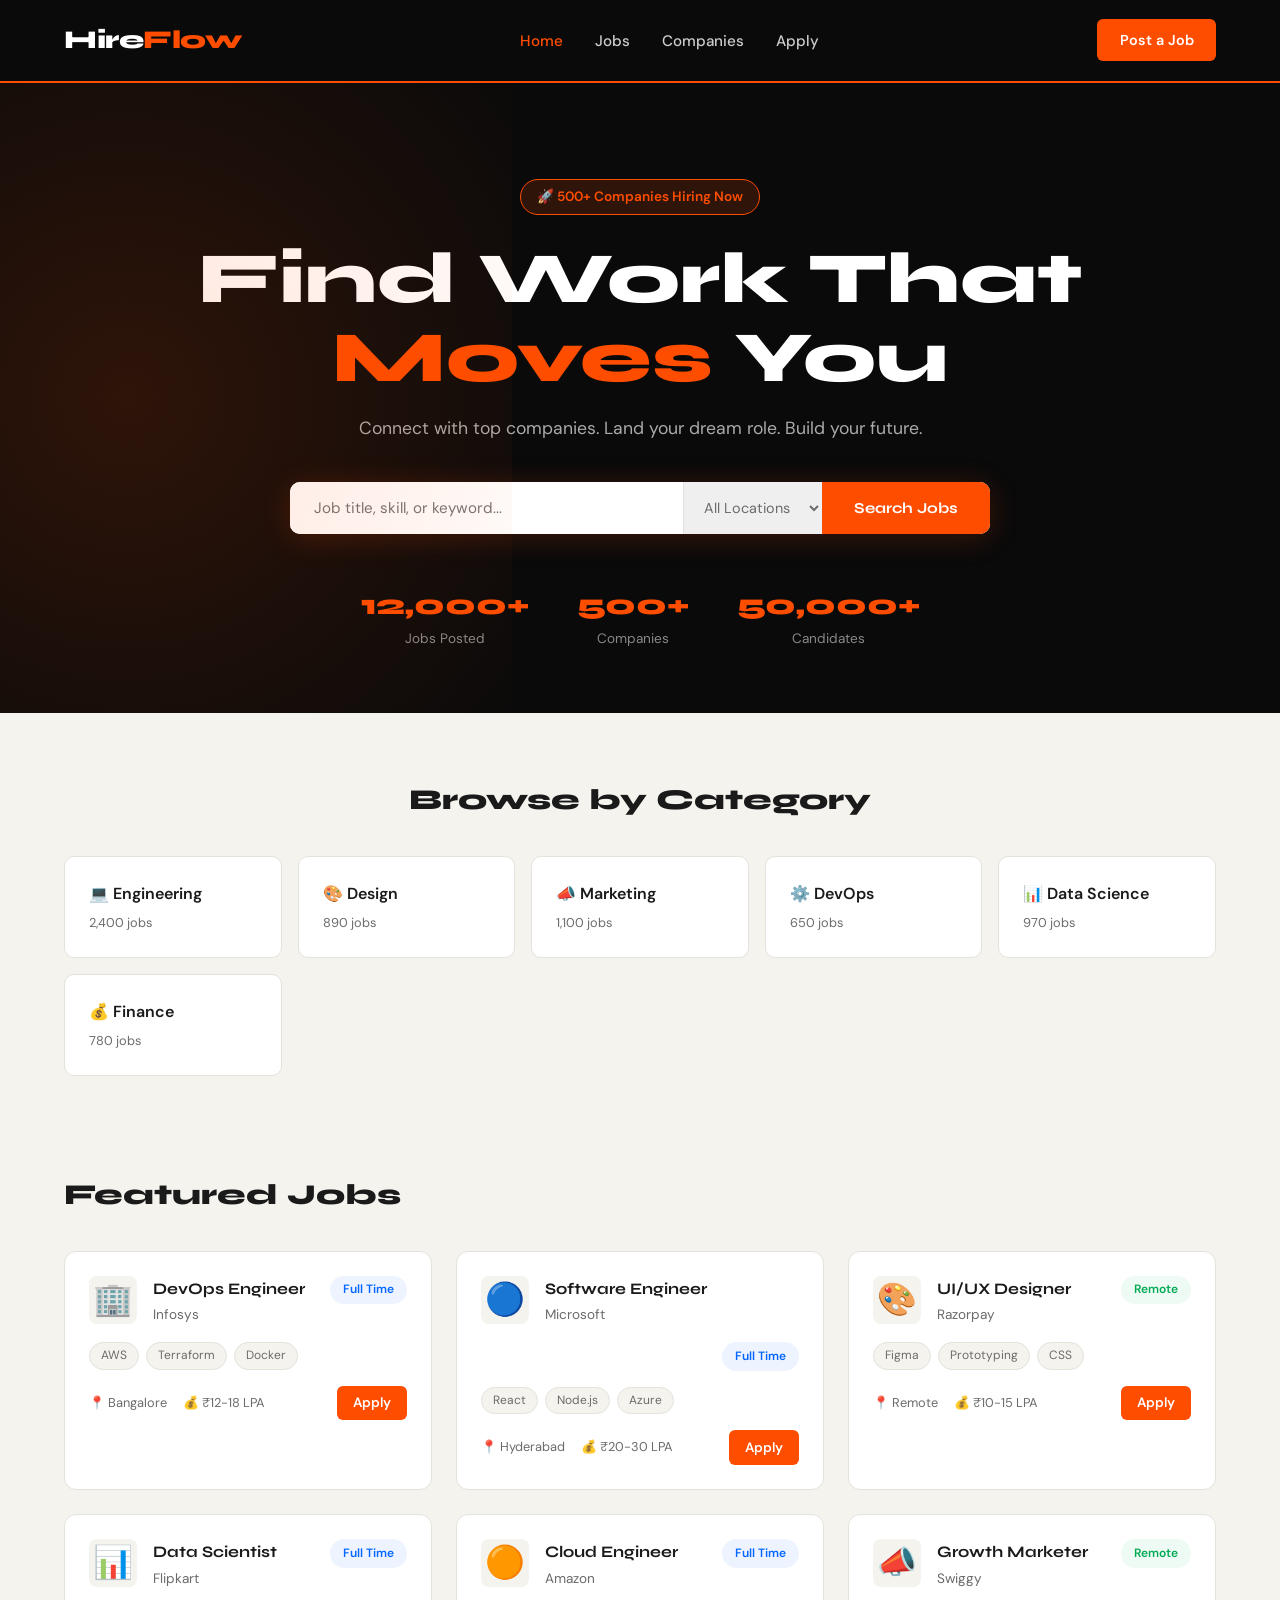
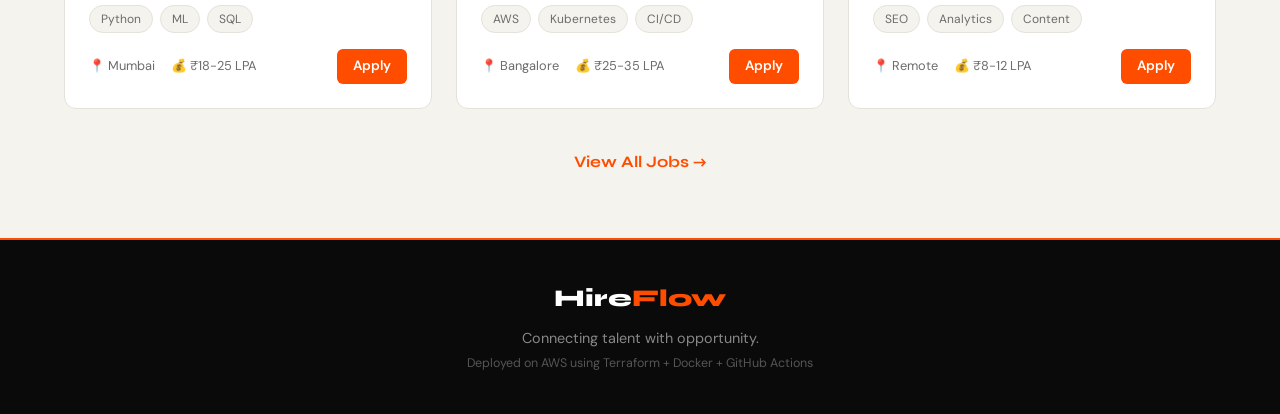
<file: index.html>
<!DOCTYPE html>
<html lang="en">
<head>
  <meta charset="UTF-8">
  <meta name="viewport" content="width=device-width, initial-scale=1.0">
  <title>HireFlow — Find Your Dream Job</title>
  <link href="https://fonts.googleapis.com/css2?family=Syne:wght@400;600;700;800&family=DM+Sans:wght@300;400;500&display=swap" rel="stylesheet">
  <link rel="stylesheet" href="styles.css">
</head>
<body>

  <!-- NAVBAR -->
  <nav class="navbar">
    <div class="nav-logo">Hire<span>Flow</span></div>
    <ul class="nav-links">
      <li><a href="index.html" class="active">Home</a></li>
      <li><a href="jobs.html">Jobs</a></li>
      <li><a href="companies.html">Companies</a></li>
      <li><a href="apply.html">Apply</a></li>
    </ul>
    <a href="apply.html" class="btn-nav">Post a Job</a>
  </nav>

  <!-- HERO -->
  <section class="hero">
    <div class="hero-badge">🚀 500+ Companies Hiring Now</div>
    <h1>Find Work That <span>Moves</span> You</h1>
    <p>Connect with top companies. Land your dream role. Build your future.</p>
    <div class="search-bar">
      <input type="text" id="searchInput" placeholder="Job title, skill, or keyword..." />
      <select id="locationFilter">
        <option value="">All Locations</option>
        <option value="bangalore">Bangalore</option>
        <option value="mumbai">Mumbai</option>
        <option value="hyderabad">Hyderabad</option>
        <option value="remote">Remote</option>
      </select>
      <button onclick="searchJobs()">Search Jobs</button>
    </div>
    <div class="hero-stats">
      <div class="stat"><span>12,000+</span><p>Jobs Posted</p></div>
      <div class="stat"><span>500+</span><p>Companies</p></div>
      <div class="stat"><span>50,000+</span><p>Candidates</p></div>
    </div>
  </section>

  <!-- CATEGORIES -->
   <!-- Updated by Person 2 -->
  <section class="categories">
    <h2>Browse by Category</h2>
    <div class="cat-grid">
      <div class="cat-card" onclick="filterCategory('Engineering')">💻 Engineering <span>2,400 jobs</span></div>
      <div class="cat-card" onclick="filterCategory('Design')">🎨 Design <span>890 jobs</span></div>
      <div class="cat-card" onclick="filterCategory('Marketing')">📣 Marketing <span>1,100 jobs</span></div>
      <div class="cat-card" onclick="filterCategory('DevOps')">⚙️ DevOps <span>650 jobs</span></div>
      <div class="cat-card" onclick="filterCategory('Data')">📊 Data Science <span>970 jobs</span></div>
      <div class="cat-card" onclick="filterCategory('Finance')">💰 Finance <span>780 jobs</span></div>
    </div>
  </section>

  <!-- FEATURED JOBS -->
  <section class="jobs-section">
    <h2>Featured Jobs</h2>
    <div class="jobs-grid" id="jobsGrid">

      <div class="job-card" data-category="DevOps" data-location="bangalore">
        <div class="job-header">
          <div class="company-logo">🏢</div>
          <div>
            <h3>DevOps Engineer</h3>
            <p class="company">Infosys</p>
          </div>
          <span class="badge full-time">Full Time</span>
        </div>
        <div class="job-tags">
          <span>AWS</span><span>Terraform</span><span>Docker</span>
        </div>
        <div class="job-footer">
          <span>📍 Bangalore</span>
          <span>💰 ₹12-18 LPA</span>
          <a href="apply.html" class="btn-apply">Apply</a>
        </div>
      </div>

      <div class="job-card" data-category="Engineering" data-location="hyderabad">
        <div class="job-header">
          <div class="company-logo">🔵</div>
          <div>
            <h3>Software Engineer</h3>
            <p class="company">Microsoft</p>
          </div>
          <span class="badge full-time">Full Time</span>
        </div>
        <div class="job-tags">
          <span>React</span><span>Node.js</span><span>Azure</span>
        </div>
        <div class="job-footer">
          <span>📍 Hyderabad</span>
          <span>💰 ₹20-30 LPA</span>
          <a href="apply.html" class="btn-apply">Apply</a>
        </div>
      </div>

      <div class="job-card" data-category="Design" data-location="remote">
        <div class="job-header">
          <div class="company-logo">🎨</div>
          <div>
            <h3>UI/UX Designer</h3>
            <p class="company">Razorpay</p>
          </div>
          <span class="badge remote">Remote</span>
        </div>
        <div class="job-tags">
          <span>Figma</span><span>Prototyping</span><span>CSS</span>
        </div>
        <div class="job-footer">
          <span>📍 Remote</span>
          <span>💰 ₹10-15 LPA</span>
          <a href="apply.html" class="btn-apply">Apply</a>
        </div>
      </div>

      <div class="job-card" data-category="Data" data-location="mumbai">
        <div class="job-header">
          <div class="company-logo">📊</div>
          <div>
            <h3>Data Scientist</h3>
            <p class="company">Flipkart</p>
          </div>
          <span class="badge full-time">Full Time</span>
        </div>
        <div class="job-tags">
          <span>Python</span><span>ML</span><span>SQL</span>
        </div>
        <div class="job-footer">
          <span>📍 Mumbai</span>
          <span>💰 ₹18-25 LPA</span>
          <a href="apply.html" class="btn-apply">Apply</a>
        </div>
      </div>

      <div class="job-card" data-category="Engineering" data-location="bangalore">
        <div class="job-header">
          <div class="company-logo">🟠</div>
          <div>
            <h3>Cloud Engineer</h3>
            <p class="company">Amazon</p>
          </div>
          <span class="badge full-time">Full Time</span>
        </div>
        <div class="job-tags">
          <span>AWS</span><span>Kubernetes</span><span>CI/CD</span>
        </div>
        <div class="job-footer">
          <span>📍 Bangalore</span>
          <span>💰 ₹25-35 LPA</span>
          <a href="apply.html" class="btn-apply">Apply</a>
        </div>
      </div>

      <div class="job-card" data-category="Marketing" data-location="remote">
        <div class="job-header">
          <div class="company-logo">📣</div>
          <div>
            <h3>Growth Marketer</h3>
            <p class="company">Swiggy</p>
          </div>
          <span class="badge remote">Remote</span>
        </div>
        <div class="job-tags">
          <span>SEO</span><span>Analytics</span><span>Content</span>
        </div>
        <div class="job-footer">
          <span>📍 Remote</span>
          <span>💰 ₹8-12 LPA</span>
          <a href="apply.html" class="btn-apply">Apply</a>
        </div>
      </div>

    </div>
    <div class="view-all"><a href="jobs.html">View All Jobs →</a></div>
  </section>

  <!-- FOOTER -->
  <footer>
    <div class="footer-content">
      <div class="footer-logo">Hire<span>Flow</span></div>
      <p>Connecting talent with opportunity.</p>
      <p class="footer-sub">Deployed on AWS using Terraform + Docker + GitHub Actions</p>
    </div>
  </footer>

  <script src="script.js"></script>
</body>
</html>
</file>
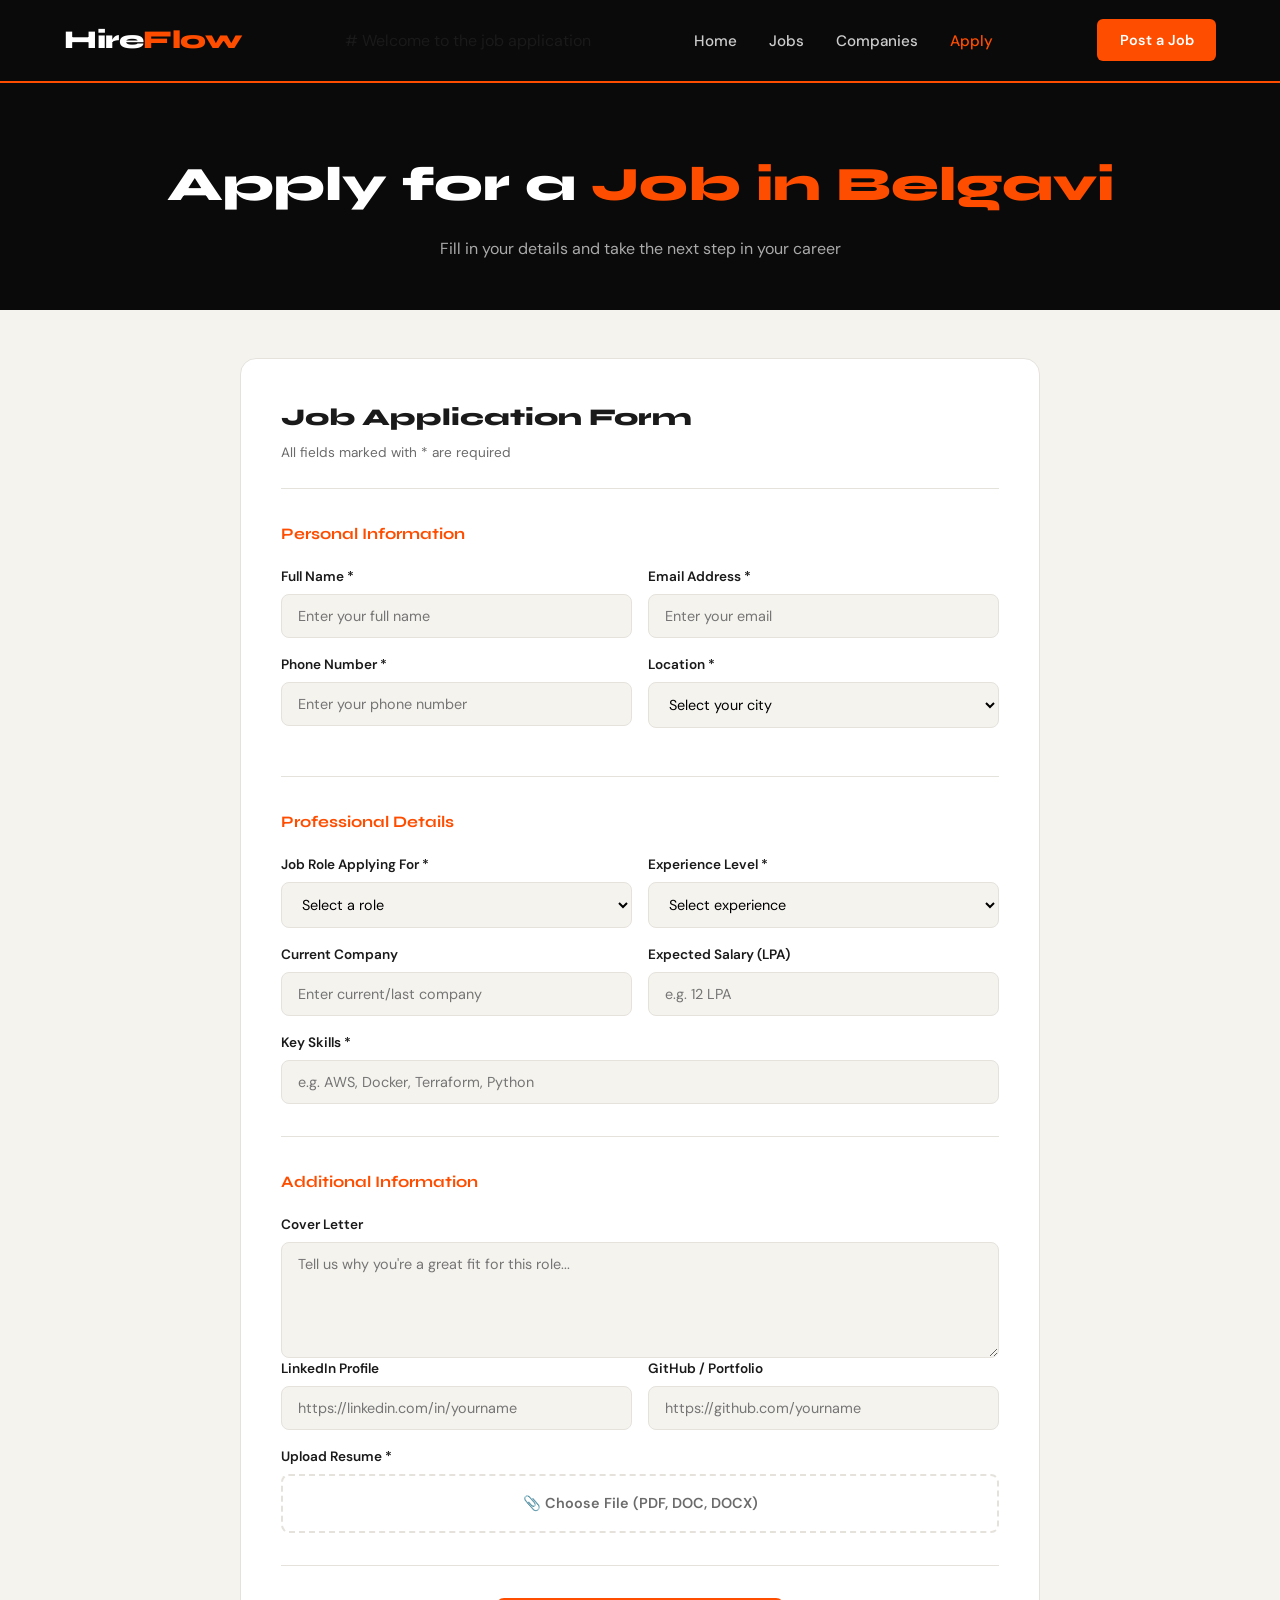
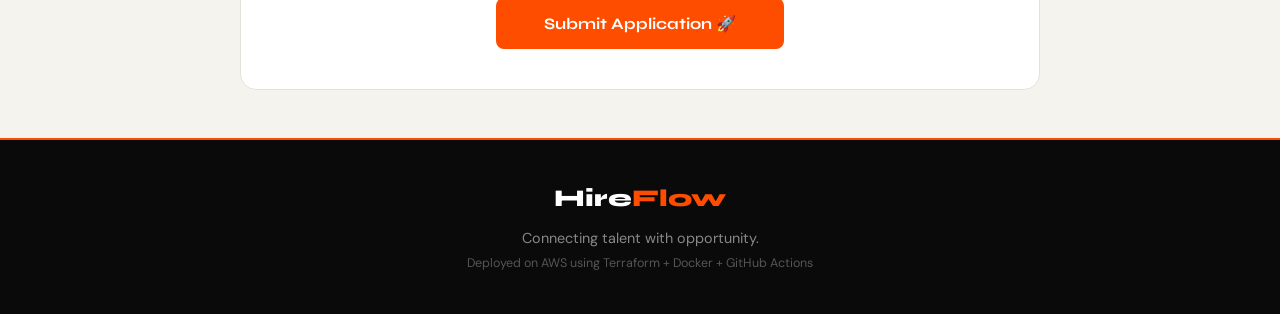
<file: apply.html>
<!DOCTYPE html>
<html lang="en">
<head>
  <meta charset="UTF-8">
  <meta name="viewport" content="width=device-width, initial-scale=1.0">
  <title>HireFlow — Apply Now</title>
  <link href="https://fonts.googleapis.com/css2?family=Syne:wght@400;600;700;800&family=DM+Sans:wght@300;400;500&display=swap" rel="stylesheet">
  <link rel="stylesheet" href="styles.css">
</head>
<body>

  <nav class="navbar">
    <div class="nav-logo">Hire<span>Flow</span></div>  # Welcome to the job application
    <ul class="nav-links">
      <li><a href="index.html">Home</a></li>
      <li><a href="jobs.html">Jobs</a></li>
      <li><a href="companies.html">Companies</a></li>
      <li><a href="apply.html" class="active">Apply</a></li>
    </ul>
    <a href="apply.html" class="btn-nav">Post a Job</a>
  </nav>

  <section class="page-hero">
    <h1>Apply for a <span>Job in Belgavi</span></h1>
    <p>Fill in your details and take the next step in your career</p>
  </section>

  <section class="apply-page">
    <div class="apply-form-container">
      <div class="form-header">
        <h2>Job Application Form</h2>
        <p>All fields marked with * are required</p>
      </div>

      <form id="applyForm" onsubmit="submitApplication(event)">

        <div class="form-section">
          <h3>Personal Information</h3>
          <div class="form-row">
            <div class="form-group">
              <label>Full Name *</label>
              <input type="text" placeholder="Enter your full name" required />
            </div>
            <div class="form-group">
              <label>Email Address *</label>
              <input type="email" placeholder="Enter your email" required />
            </div>
          </div>
          <div class="form-row">
            <div class="form-group">
              <label>Phone Number *</label>
              <input type="tel" placeholder="Enter your phone number" required />
            </div>
            <div class="form-group">
              <label>Location *</label>
              <select required>
                <option value="">Select your city</option>
                <option>Bangalore</option>
                <option>Mumbai</option>
                <option>Hyderabad</option>
                <option>Chennai</option>
                <option>Delhi</option>
                <option>Pune</option>
                <option>Other</option>
              </select>
            </div>
          </div>
        </div>

        <div class="form-section">
          <h3>Professional Details</h3>
          <div class="form-row">
            <div class="form-group">
              <label>Job Role Applying For *</label>
              <select required>
                <option value="">Select a role</option>
                <option>DevOps Engineer</option>
                <option>Software Engineer</option>
                <option>Cloud Engineer</option>
                <option>UI/UX Designer</option>
                <option>Data Scientist</option>
                <option>Frontend Developer</option>
                <option>Backend Developer</option>
                <option>Growth Marketer</option>
              </select>
            </div>
            <div class="form-group">
              <label>Experience Level *</label>
              <select required>
                <option value="">Select experience</option>
                <option>Fresher (0-1 year)</option>
                <option>Junior (1-3 years)</option>
                <option>Mid-level (3-5 years)</option>
                <option>Senior (5+ years)</option>
              </select>
            </div>
          </div>
          <div class="form-row">
            <div class="form-group">
              <label>Current Company</label>
              <input type="text" placeholder="Enter current/last company" />
            </div>
            <div class="form-group">
              <label>Expected Salary (LPA)</label>
              <input type="text" placeholder="e.g. 12 LPA" />
            </div>
          </div>
          <div class="form-group full-width">
            <label>Key Skills *</label>
            <input type="text" placeholder="e.g. AWS, Docker, Terraform, Python" required />
          </div>
        </div>

        <div class="form-section">
          <h3>Additional Information</h3>
          <div class="form-group full-width">
            <label>Cover Letter</label>
            <textarea placeholder="Tell us why you're a great fit for this role..." rows="5"></textarea>
          </div>
          <div class="form-row">
            <div class="form-group">
              <label>LinkedIn Profile</label>
              <input type="url" placeholder="https://linkedin.com/in/yourname" />
            </div>
            <div class="form-group">
              <label>GitHub / Portfolio</label>
              <input type="url" placeholder="https://github.com/yourname" />
            </div>
          </div>
          <div class="form-group full-width">
            <label>Upload Resume *</label>
            <div class="file-upload">
              <input type="file" id="resumeFile" accept=".pdf,.doc,.docx" required />
              <label for="resumeFile">📎 Choose File (PDF, DOC, DOCX)</label>
            </div>
          </div>
        </div>

        <div class="form-submit">
          <button type="submit" class="btn-submit">Submit Application 🚀</button>
        </div>

      </form>

      <div id="successMsg" class="success-msg" style="display:none;">
        <div class="success-icon">✅</div>
        <h2>Application Submitted!</h2>
        <p>Thank you for applying. We'll get back to you within 3-5 business days.</p>
        <a href="jobs.html" class="btn-apply">Browse More Jobs</a>
      </div>

    </div>
  </section>

  <footer>
    <div class="footer-content">
      <div class="footer-logo">Hire<span>Flow</span></div>
      <p>Connecting talent with opportunity.</p>
      <p class="footer-sub">Deployed on AWS using Terraform + Docker + GitHub Actions</p>
    </div>
  </footer>

  <script src="script.js"></script>
</body>
</html>
</file>
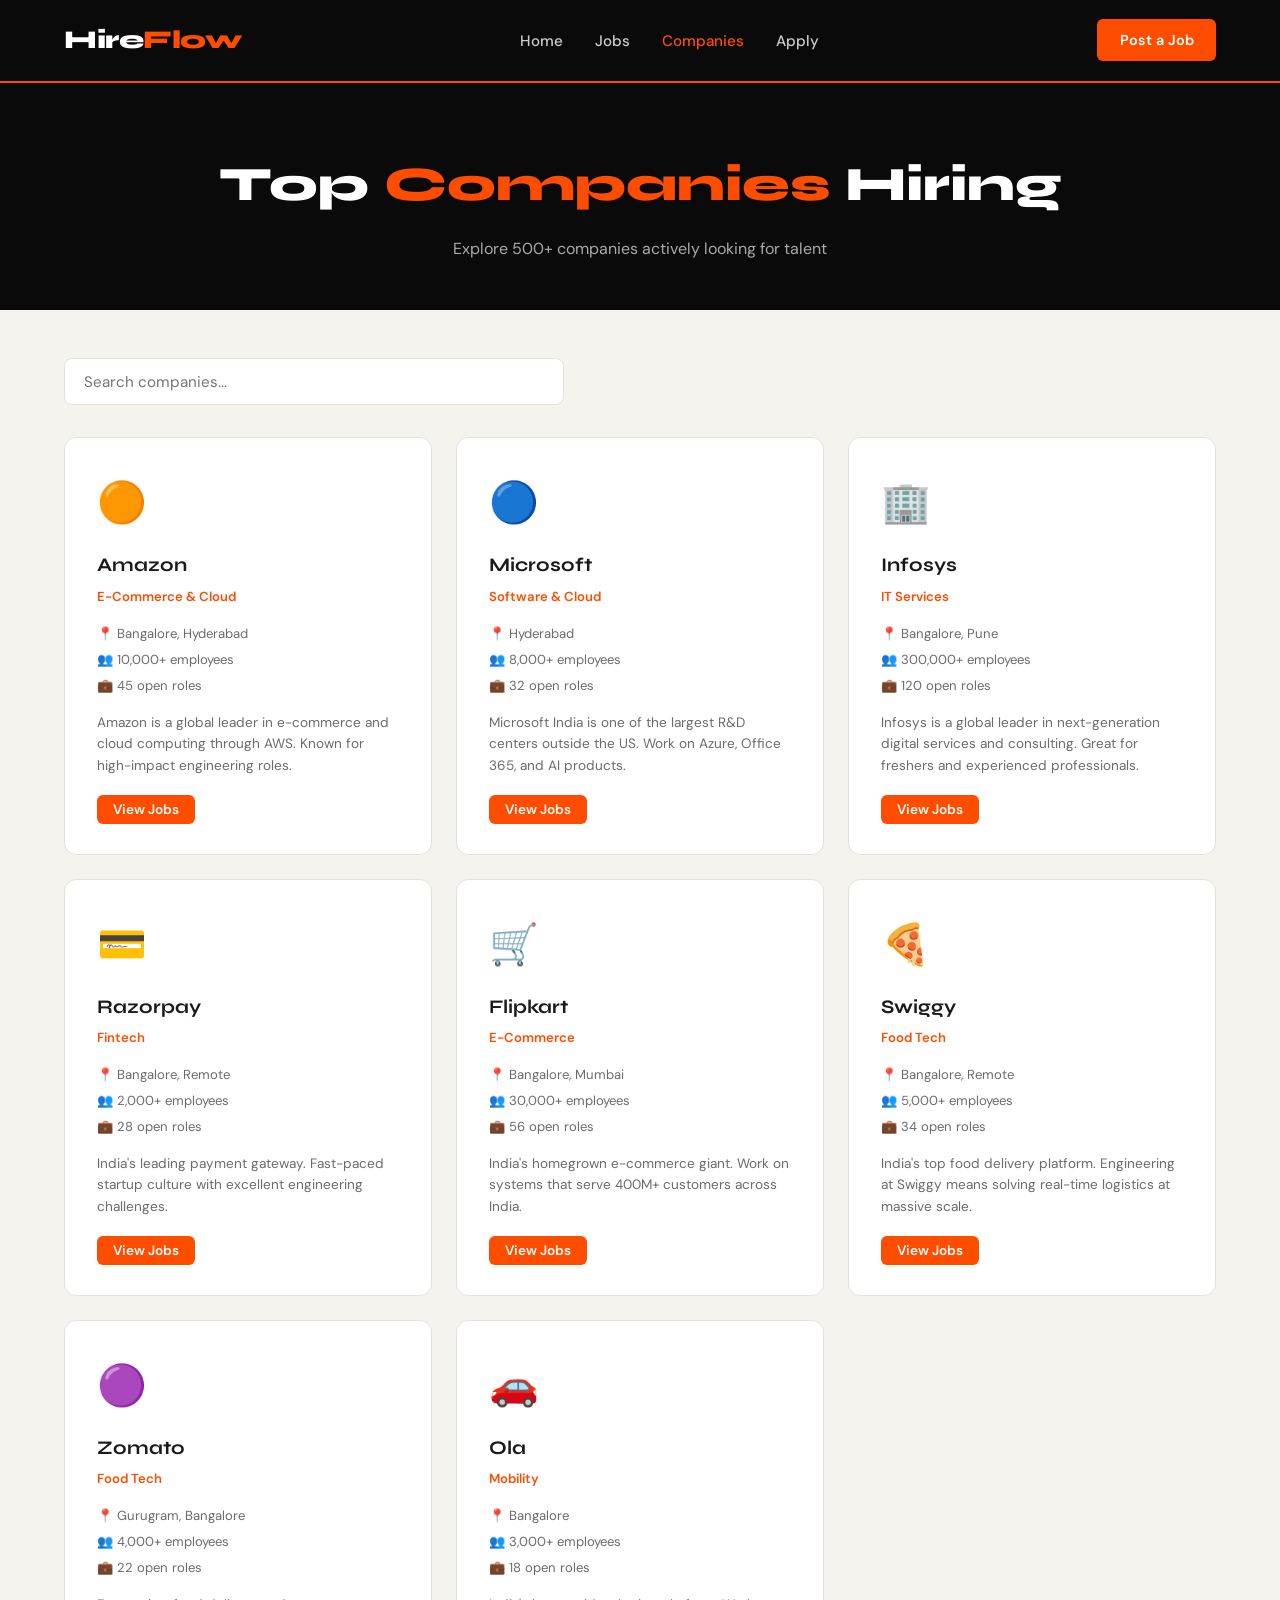
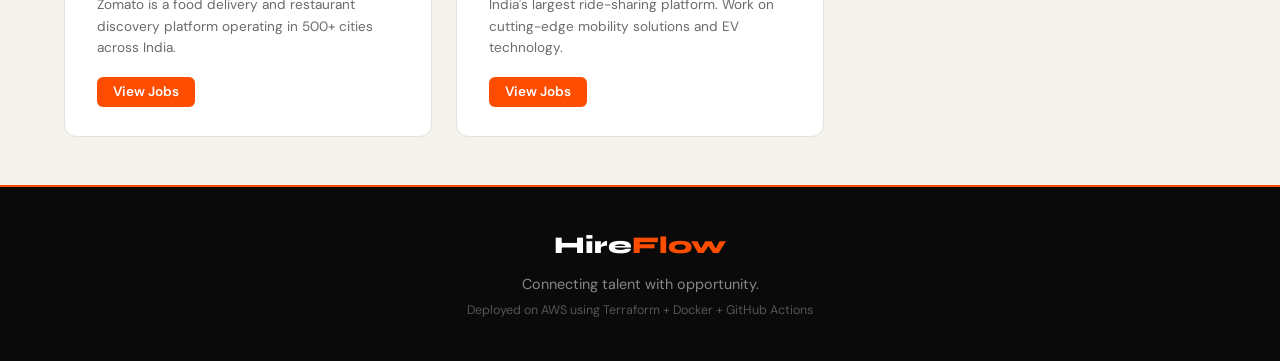
<file: companies.html>
<!DOCTYPE html>
<html lang="en">
<head>
  <meta charset="UTF-8">
  <meta name="viewport" content="width=device-width, initial-scale=1.0">
  <title>HireFlow — Companies</title>
  <link href="https://fonts.googleapis.com/css2?family=Syne:wght@400;600;700;800&family=DM+Sans:wght@300;400;500&display=swap" rel="stylesheet">
  <link rel="stylesheet" href="styles.css">
</head>
<body>

  <nav class="navbar">
    <div class="nav-logo">Hire<span>Flow</span></div>
    <ul class="nav-links">
      <li><a href="index.html">Home</a></li>
      <li><a href="jobs.html">Jobs</a></li>
      <li><a href="companies.html" class="active">Companies</a></li>
      <li><a href="apply.html">Apply</a></li>
    </ul>
    <a href="apply.html" class="btn-nav">Post a Job</a>
  </nav>

  <section class="page-hero">
    <h1>Top <span>Companies</span> Hiring</h1>
    <p>Explore 500+ companies actively looking for talent</p>
  </section>

  <section class="companies-page">
    <div class="company-search">
      <input type="text" placeholder="Search companies..." oninput="searchCompanies(this.value)"/>
    </div>

    <div class="companies-grid" id="companiesGrid">

      <div class="company-card">
        <div class="company-logo-big">🟠</div>
        <h3>Amazon</h3>
        <p class="company-type">E-Commerce & Cloud</p>
        <div class="company-stats">
          <span>📍 Bangalore, Hyderabad</span>
          <span>👥 10,000+ employees</span>
          <span>💼 45 open roles</span>
        </div>
        <p class="company-desc">Amazon is a global leader in e-commerce and cloud computing through AWS. Known for high-impact engineering roles.</p>
        <a href="jobs.html" class="btn-apply">View Jobs</a>
      </div>

      <div class="company-card">
        <div class="company-logo-big">🔵</div>
        <h3>Microsoft</h3>
        <p class="company-type">Software & Cloud</p>
        <div class="company-stats">
          <span>📍 Hyderabad</span>
          <span>👥 8,000+ employees</span>
          <span>💼 32 open roles</span>
        </div>
        <p class="company-desc">Microsoft India is one of the largest R&D centers outside the US. Work on Azure, Office 365, and AI products.</p>
        <a href="jobs.html" class="btn-apply">View Jobs</a>
      </div>

      <div class="company-card">
        <div class="company-logo-big">🏢</div>
        <h3>Infosys</h3>
        <p class="company-type">IT Services</p>
        <div class="company-stats">
          <span>📍 Bangalore, Pune</span>
          <span>👥 300,000+ employees</span>
          <span>💼 120 open roles</span>
        </div>
        <p class="company-desc">Infosys is a global leader in next-generation digital services and consulting. Great for freshers and experienced professionals.</p>
        <a href="jobs.html" class="btn-apply">View Jobs</a>
      </div>

      <div class="company-card">
        <div class="company-logo-big">💳</div>
        <h3>Razorpay</h3>
        <p class="company-type">Fintech</p>
        <div class="company-stats">
          <span>📍 Bangalore, Remote</span>
          <span>👥 2,000+ employees</span>
          <span>💼 28 open roles</span>
        </div>
        <p class="company-desc">India's leading payment gateway. Fast-paced startup culture with excellent engineering challenges.</p>
        <a href="jobs.html" class="btn-apply">View Jobs</a>
      </div>

      <div class="company-card">
        <div class="company-logo-big">🛒</div>
        <h3>Flipkart</h3>
        <p class="company-type">E-Commerce</p>
        <div class="company-stats">
          <span>📍 Bangalore, Mumbai</span>
          <span>👥 30,000+ employees</span>
          <span>💼 56 open roles</span>
        </div>
        <p class="company-desc">India's homegrown e-commerce giant. Work on systems that serve 400M+ customers across India.</p>
        <a href="jobs.html" class="btn-apply">View Jobs</a>
      </div>

      <div class="company-card">
        <div class="company-logo-big">🍕</div>
        <h3>Swiggy</h3>
        <p class="company-type">Food Tech</p>
        <div class="company-stats">
          <span>📍 Bangalore, Remote</span>
          <span>👥 5,000+ employees</span>
          <span>💼 34 open roles</span>
        </div>
        <p class="company-desc">India's top food delivery platform. Engineering at Swiggy means solving real-time logistics at massive scale.</p>
        <a href="jobs.html" class="btn-apply">View Jobs</a>
      </div>

      <div class="company-card">
        <div class="company-logo-big">🟣</div>
        <h3>Zomato</h3>
        <p class="company-type">Food Tech</p>
        <div class="company-stats">
          <span>📍 Gurugram, Bangalore</span>
          <span>👥 4,000+ employees</span>
          <span>💼 22 open roles</span>
        </div>
        <p class="company-desc">Zomato is a food delivery and restaurant discovery platform operating in 500+ cities across India.</p>
        <a href="jobs.html" class="btn-apply">View Jobs</a>
      </div>

      <div class="company-card">
        <div class="company-logo-big">🚗</div>
        <h3>Ola</h3>
        <p class="company-type">Mobility</p>
        <div class="company-stats">
          <span>📍 Bangalore</span>
          <span>👥 3,000+ employees</span>
          <span>💼 18 open roles</span>
        </div>
        <p class="company-desc">India's largest ride-sharing platform. Work on cutting-edge mobility solutions and EV technology.</p>
        <a href="jobs.html" class="btn-apply">View Jobs</a>
      </div>

    </div>
  </section>

  <footer>
    <div class="footer-content">
      <div class="footer-logo">Hire<span>Flow</span></div>
      <p>Connecting talent with opportunity.</p>
      <p class="footer-sub">Deployed on AWS using Terraform + Docker + GitHub Actions</p>
    </div>
  </footer>

  <script src="script.js"></script>
</body>
</html>
</file>
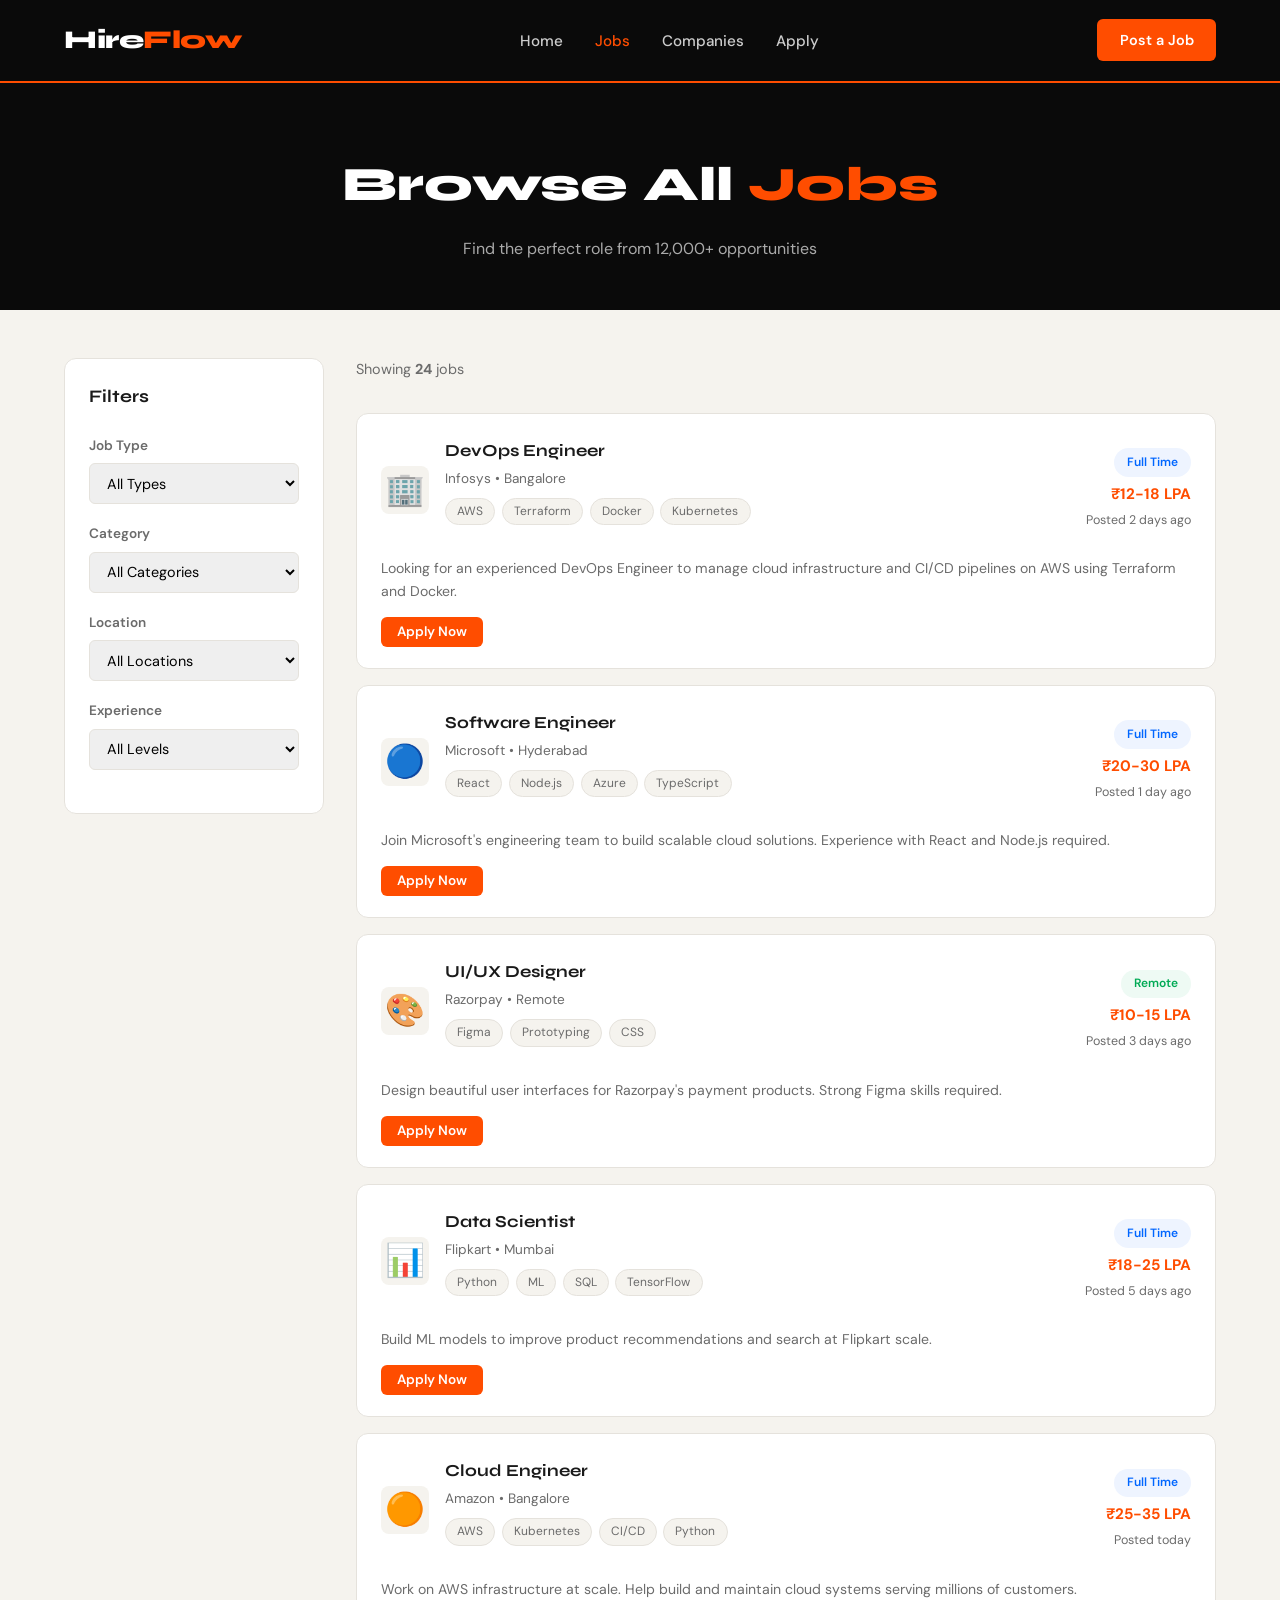
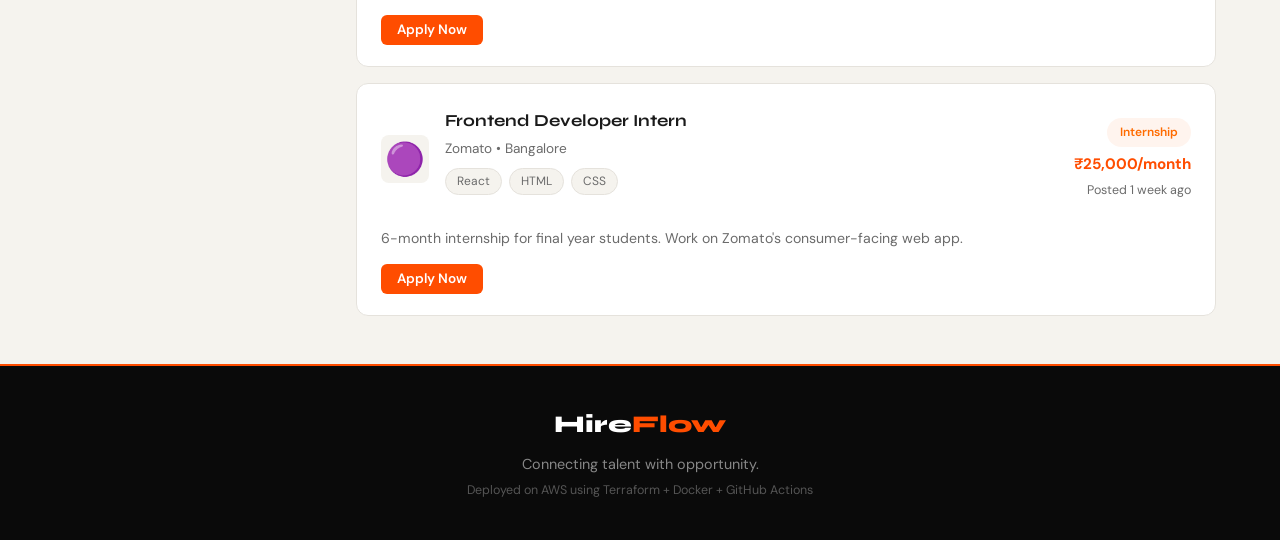
<file: jobs.html>
<!DOCTYPE html>
<html lang="en">
<head>
  <meta charset="UTF-8">
  <meta name="viewport" content="width=device-width, initial-scale=1.0">
  <title>HireFlow — Browse Jobs</title>
  <link href="https://fonts.googleapis.com/css2?family=Syne:wght@400;600;700;800&family=DM+Sans:wght@300;400;500&display=swap" rel="stylesheet">
  <link rel="stylesheet" href="styles.css">
</head>
<body>

  <nav class="navbar">
    <div class="nav-logo">Hire<span>Flow</span></div>
    <ul class="nav-links">
      <li><a href="index.html">Home</a></li>
      <li><a href="jobs.html" class="active">Jobs</a></li>
      <li><a href="companies.html">Companies</a></li>
      <li><a href="apply.html">Apply</a></li>
    </ul>
    <a href="apply.html" class="btn-nav">Post a Job</a>
  </nav>

  <section class="page-hero">
    <h1>Browse All <span>Jobs</span></h1>
    <p>Find the perfect role from 12,000+ opportunities</p>
  </section>

  <section class="jobs-page">
    <div class="filters">
      <h3>Filters</h3>
      <div class="filter-group">
        <label>Job Type</label>
        <select onchange="filterJobs()">
          <option value="">All Types</option>
          <option value="full-time">Full Time</option>
          <option value="remote">Remote</option>
          <option value="internship">Internship</option>
        </select>
      </div>
      <div class="filter-group">
        <label>Category</label>
        <select onchange="filterJobs()">
          <option value="">All Categories</option>
          <option value="Engineering">Engineering</option>
          <option value="DevOps">DevOps</option>
          <option value="Design">Design</option>
          <option value="Data">Data Science</option>
          <option value="Marketing">Marketing</option>
        </select>
      </div>
      <div class="filter-group">
        <label>Location</label>
        <select onchange="filterJobs()">
          <option value="">All Locations</option>
          <option value="bangalore">Bangalore</option>
          <option value="mumbai">Mumbai</option>
          <option value="hyderabad">Hyderabad</option>
          <option value="remote">Remote</option>
        </select>
      </div>
      <div class="filter-group">
        <label>Experience</label>
        <select onchange="filterJobs()">
          <option value="">All Levels</option>
          <option value="fresher">Fresher</option>
          <option value="mid">2-5 Years</option>
          <option value="senior">5+ Years</option>
        </select>
      </div>
    </div>

    <div class="jobs-list">
      <div class="jobs-count">Showing <strong>24</strong> jobs</div>

      <div class="job-card-full">
        <div class="job-header">
          <div class="company-logo">🏢</div>
          <div class="job-info">
            <h3>DevOps Engineer</h3>
            <p class="company">Infosys • Bangalore</p>
            <div class="job-tags"><span>AWS</span><span>Terraform</span><span>Docker</span><span>Kubernetes</span></div>
          </div>
          <div class="job-meta">
            <span class="badge full-time">Full Time</span>
            <span class="salary">₹12-18 LPA</span>
            <span class="posted">Posted 2 days ago</span>
          </div>
        </div>
        <p class="job-desc">Looking for an experienced DevOps Engineer to manage cloud infrastructure and CI/CD pipelines on AWS using Terraform and Docker.</p>
        <a href="apply.html" class="btn-apply">Apply Now</a>
      </div>

      <div class="job-card-full">
        <div class="job-header">
          <div class="company-logo">🔵</div>
          <div class="job-info">
            <h3>Software Engineer</h3>
            <p class="company">Microsoft • Hyderabad</p>
            <div class="job-tags"><span>React</span><span>Node.js</span><span>Azure</span><span>TypeScript</span></div>
          </div>
          <div class="job-meta">
            <span class="badge full-time">Full Time</span>
            <span class="salary">₹20-30 LPA</span>
            <span class="posted">Posted 1 day ago</span>
          </div>
        </div>
        <p class="job-desc">Join Microsoft's engineering team to build scalable cloud solutions. Experience with React and Node.js required.</p>
        <a href="apply.html" class="btn-apply">Apply Now</a>
      </div>

      <div class="job-card-full">
        <div class="job-header">
          <div class="company-logo">🎨</div>
          <div class="job-info">
            <h3>UI/UX Designer</h3>
            <p class="company">Razorpay • Remote</p>
            <div class="job-tags"><span>Figma</span><span>Prototyping</span><span>CSS</span></div>
          </div>
          <div class="job-meta">
            <span class="badge remote">Remote</span>
            <span class="salary">₹10-15 LPA</span>
            <span class="posted">Posted 3 days ago</span>
          </div>
        </div>
        <p class="job-desc">Design beautiful user interfaces for Razorpay's payment products. Strong Figma skills required.</p>
        <a href="apply.html" class="btn-apply">Apply Now</a>
      </div>

      <div class="job-card-full">
        <div class="job-header">
          <div class="company-logo">📊</div>
          <div class="job-info">
            <h3>Data Scientist</h3>
            <p class="company">Flipkart • Mumbai</p>
            <div class="job-tags"><span>Python</span><span>ML</span><span>SQL</span><span>TensorFlow</span></div>
          </div>
          <div class="job-meta">
            <span class="badge full-time">Full Time</span>
            <span class="salary">₹18-25 LPA</span>
            <span class="posted">Posted 5 days ago</span>
          </div>
        </div>
        <p class="job-desc">Build ML models to improve product recommendations and search at Flipkart scale.</p>
        <a href="apply.html" class="btn-apply">Apply Now</a>
      </div>

      <div class="job-card-full">
        <div class="job-header">
          <div class="company-logo">🟠</div>
          <div class="job-info">
            <h3>Cloud Engineer</h3>
            <p class="company">Amazon • Bangalore</p>
            <div class="job-tags"><span>AWS</span><span>Kubernetes</span><span>CI/CD</span><span>Python</span></div>
          </div>
          <div class="job-meta">
            <span class="badge full-time">Full Time</span>
            <span class="salary">₹25-35 LPA</span>
            <span class="posted">Posted today</span>
          </div>
        </div>
        <p class="job-desc">Work on AWS infrastructure at scale. Help build and maintain cloud systems serving millions of customers.</p>
        <a href="apply.html" class="btn-apply">Apply Now</a>
      </div>

      <div class="job-card-full">
        <div class="job-header">
          <div class="company-logo">🟣</div>
          <div class="job-info">
            <h3>Frontend Developer Intern</h3>
            <p class="company">Zomato • Bangalore</p>
            <div class="job-tags"><span>React</span><span>HTML</span><span>CSS</span></div>
          </div>
          <div class="job-meta">
            <span class="badge internship">Internship</span>
            <span class="salary">₹25,000/month</span>
            <span class="posted">Posted 1 week ago</span>
          </div>
        </div>
        <p class="job-desc">6-month internship for final year students. Work on Zomato's consumer-facing web app.</p>
        <a href="apply.html" class="btn-apply">Apply Now</a>
      </div>

    </div>
  </section>

  <footer>
    <div class="footer-content">
      <div class="footer-logo">Hire<span>Flow</span></div>
      <p>Connecting talent with opportunity.</p>
      <p class="footer-sub">Deployed on AWS using Terraform + Docker + GitHub Actions</p>
    </div>
  </footer>

  <script src="script.js"></script>
</body>
</html>
</file>
<file: styles.css>
/* ===== RESET & BASE ===== */
*, *::before, *::after { box-sizing: border-box; margin: 0; padding: 0; }

:root {
  --primary: #0A0A0A;
  --accent: #FF4D00;
  --accent2: #FFB800;
  --bg: #F5F3EE;
  --card: #FFFFFF;
  --text: #1A1A1A;
  --muted: #6B6B6B;
  --border: #E5E2DC;
  --full-time: #0066FF;
  --remote: #00AA55;
  --internship: #FF6B00;
}

html { scroll-behavior: smooth; }

body {
  font-family: 'DM Sans', sans-serif;
  background: var(--bg);
  color: var(--text);
  line-height: 1.6;
}

h1, h2, h3, .nav-logo, .footer-logo {
  font-family: 'Syne', sans-serif;
}

/* ===== NAVBAR ===== */
.navbar {
  display: flex;
  align-items: center;
  justify-content: space-between;
  padding: 1.2rem 5%;
  background: var(--primary);
  position: sticky;
  top: 0;
  z-index: 100;
  border-bottom: 2px solid var(--accent);
}

.nav-logo {
  font-size: 1.6rem;
  font-weight: 800;
  color: #fff;
  letter-spacing: -0.5px;
}

.nav-logo span { color: var(--accent); }

.nav-links {
  display: flex;
  list-style: none;
  gap: 2rem;
}

.nav-links a {
  color: #ccc;
  text-decoration: none;
  font-size: 0.95rem;
  font-weight: 500;
  transition: color 0.2s;
}

.nav-links a:hover,
.nav-links a.active { color: var(--accent); }

.btn-nav {
  background: var(--accent);
  color: #fff;
  padding: 0.6rem 1.4rem;
  border-radius: 6px;
  text-decoration: none;
  font-weight: 600;
  font-size: 0.9rem;
  transition: background 0.2s;
}

.btn-nav:hover { background: #cc3d00; }

/* ===== HERO ===== */
.hero {
  padding: 6rem 5% 4rem;
  text-align: center;
  background: var(--primary);
  color: #fff;
  position: relative;
  overflow: hidden;
}

.hero::before {
  content: '';
  position: absolute;
  top: -50%;
  left: -20%;
  width: 60%;
  height: 200%;
  background: radial-gradient(circle, rgba(255,77,0,0.15) 0%, transparent 70%);
  pointer-events: none;
}

.hero-badge {
  display: inline-block;
  background: rgba(255,77,0,0.15);
  border: 1px solid var(--accent);
  color: var(--accent);
  padding: 0.4rem 1rem;
  border-radius: 20px;
  font-size: 0.85rem;
  font-weight: 600;
  margin-bottom: 1.5rem;
  animation: fadeUp 0.6s ease;
}

.hero h1 {
  font-size: clamp(2.5rem, 6vw, 4.5rem);
  font-weight: 800;
  line-height: 1.1;
  margin-bottom: 1rem;
  animation: fadeUp 0.7s ease;
}

.hero h1 span { color: var(--accent); }

.hero p {
  font-size: 1.1rem;
  color: #aaa;
  margin-bottom: 2.5rem;
  animation: fadeUp 0.8s ease;
}

/* ===== SEARCH BAR ===== */
.search-bar {
  display: flex;
  max-width: 700px;
  margin: 0 auto 3rem;
  background: #fff;
  border-radius: 10px;
  overflow: hidden;
  box-shadow: 0 4px 30px rgba(255,77,0,0.2);
  animation: fadeUp 0.9s ease;
}

.search-bar input {
  flex: 1;
  padding: 1rem 1.5rem;
  border: none;
  outline: none;
  font-size: 0.95rem;
  font-family: 'DM Sans', sans-serif;
  color: var(--text);
}

.search-bar select {
  padding: 0.8rem 1rem;
  border: none;
  border-left: 1px solid var(--border);
  outline: none;
  font-family: 'DM Sans', sans-serif;
  font-size: 0.9rem;
  color: var(--muted);
  cursor: pointer;
}

.search-bar button {
  background: var(--accent);
  color: #fff;
  border: none;
  padding: 1rem 2rem;
  font-weight: 700;
  font-size: 0.95rem;
  cursor: pointer;
  font-family: 'Syne', sans-serif;
  transition: background 0.2s;
}

.search-bar button:hover { background: #cc3d00; }

/* ===== HERO STATS ===== */
.hero-stats {
  display: flex;
  justify-content: center;
  gap: 3rem;
  animation: fadeUp 1s ease;
}

.stat span {
  display: block;
  font-family: 'Syne', sans-serif;
  font-size: 1.8rem;
  font-weight: 800;
  color: var(--accent);
}

.stat p {
  font-size: 0.85rem;
  color: #888;
  margin: 0;
}

/* ===== PAGE HERO ===== */
.page-hero {
  padding: 4rem 5% 3rem;
  background: var(--primary);
  color: #fff;
  text-align: center;
}

.page-hero h1 {
  font-size: clamp(2rem, 4vw, 3rem);
  font-weight: 800;
  margin-bottom: 0.8rem;
}

.page-hero h1 span { color: var(--accent); }
.page-hero p { color: #aaa; font-size: 1rem; }

/* ===== CATEGORIES ===== */
.categories {
  padding: 4rem 5%;
  background: var(--bg);
}

.categories h2 {
  font-size: 1.8rem;
  font-weight: 800;
  margin-bottom: 2rem;
  text-align: center;
}

.cat-grid {
  display: grid;
  grid-template-columns: repeat(auto-fit, minmax(200px, 1fr));
  gap: 1rem;
}

.cat-card {
  background: var(--card);
  border: 1.5px solid var(--border);
  border-radius: 10px;
  padding: 1.5rem;
  font-weight: 600;
  font-size: 1rem;
  cursor: pointer;
  transition: all 0.2s;
  display: flex;
  flex-direction: column;
  gap: 0.4rem;
}

.cat-card span {
  font-size: 0.8rem;
  color: var(--muted);
  font-weight: 400;
}

.cat-card:hover {
  border-color: var(--accent);
  transform: translateY(-2px);
  box-shadow: 0 4px 20px rgba(255,77,0,0.1);
}

/* ===== JOBS SECTION ===== */
.jobs-section {
  padding: 2rem 5% 4rem;
  background: var(--bg);
}

.jobs-section h2 {
  font-size: 1.8rem;
  font-weight: 800;
  margin-bottom: 2rem;
}

.jobs-grid {
  display: grid;
  grid-template-columns: repeat(auto-fill, minmax(320px, 1fr));
  gap: 1.5rem;
}

/* ===== JOB CARD ===== */
.job-card {
  background: var(--card);
  border: 1.5px solid var(--border);
  border-radius: 12px;
  padding: 1.5rem;
  transition: all 0.25s;
}

.job-card:hover {
  border-color: var(--accent);
  transform: translateY(-3px);
  box-shadow: 0 8px 30px rgba(255,77,0,0.1);
}

.job-header {
  display: flex;
  align-items: flex-start;
  gap: 1rem;
  margin-bottom: 1rem;
  flex-wrap: wrap;
}

.company-logo {
  font-size: 2rem;
  width: 48px;
  height: 48px;
  display: flex;
  align-items: center;
  justify-content: center;
  background: var(--bg);
  border-radius: 8px;
  flex-shrink: 0;
}

.job-header h3 {
  font-size: 1rem;
  font-weight: 700;
  margin-bottom: 0.2rem;
}

.company {
  font-size: 0.85rem;
  color: var(--muted);
  margin: 0;
}

.badge {
  margin-left: auto;
  padding: 0.3rem 0.8rem;
  border-radius: 20px;
  font-size: 0.75rem;
  font-weight: 600;
  white-space: nowrap;
}

.full-time { background: #EEF4FF; color: var(--full-time); }
.remote { background: #EEFAF4; color: var(--remote); }
.internship { background: #FFF4EE; color: var(--internship); }

.job-tags {
  display: flex;
  flex-wrap: wrap;
  gap: 0.4rem;
  margin-bottom: 1rem;
}

.job-tags span {
  background: var(--bg);
  border: 1px solid var(--border);
  padding: 0.2rem 0.7rem;
  border-radius: 20px;
  font-size: 0.75rem;
  color: var(--muted);
}

.job-footer {
  display: flex;
  align-items: center;
  gap: 1rem;
  font-size: 0.8rem;
  color: var(--muted);
  flex-wrap: wrap;
}

.btn-apply {
  margin-left: auto;
  background: var(--accent);
  color: #fff;
  padding: 0.4rem 1rem;
  border-radius: 6px;
  text-decoration: none;
  font-size: 0.85rem;
  font-weight: 600;
  transition: background 0.2s;
}

.btn-apply:hover { background: #cc3d00; }

.view-all {
  text-align: center;
  margin-top: 2.5rem;
}

.view-all a {
  color: var(--accent);
  font-weight: 700;
  font-size: 1rem;
  text-decoration: none;
  font-family: 'Syne', sans-serif;
}

/* ===== JOBS PAGE ===== */
.jobs-page {
  display: grid;
  grid-template-columns: 260px 1fr;
  gap: 2rem;
  padding: 3rem 5%;
}

.filters {
  background: var(--card);
  border: 1.5px solid var(--border);
  border-radius: 12px;
  padding: 1.5rem;
  height: fit-content;
  position: sticky;
  top: 80px;
}

.filters h3 {
  font-size: 1.1rem;
  font-weight: 700;
  margin-bottom: 1.5rem;
}

.filter-group {
  margin-bottom: 1.2rem;
}

.filter-group label {
  display: block;
  font-size: 0.85rem;
  font-weight: 600;
  margin-bottom: 0.4rem;
  color: var(--muted);
}

.filter-group select {
  width: 100%;
  padding: 0.6rem 0.8rem;
  border: 1.5px solid var(--border);
  border-radius: 6px;
  font-family: 'DM Sans', sans-serif;
  font-size: 0.9rem;
  outline: none;
  cursor: pointer;
}

.jobs-count {
  font-size: 0.9rem;
  color: var(--muted);
  margin-bottom: 1rem;
}

.jobs-list { display: flex; flex-direction: column; gap: 1rem; }

.job-card-full {
  background: var(--card);
  border: 1.5px solid var(--border);
  border-radius: 12px;
  padding: 1.5rem;
  transition: all 0.2s;
}

.job-card-full:hover {
  border-color: var(--accent);
  box-shadow: 0 4px 20px rgba(255,77,0,0.08);
}

.job-card-full .job-header { align-items: center; }

.job-info h3 { font-size: 1.05rem; font-weight: 700; }
.job-info .company { font-size: 0.85rem; color: var(--muted); margin-bottom: 0.5rem; }

.job-meta {
  margin-left: auto;
  text-align: right;
  display: flex;
  flex-direction: column;
  gap: 0.3rem;
  align-items: flex-end;
}

.salary { font-weight: 700; font-size: 0.95rem; color: var(--accent); }
.posted { font-size: 0.78rem; color: var(--muted); }

.job-desc {
  font-size: 0.88rem;
  color: var(--muted);
  margin: 1rem 0;
  line-height: 1.6;
}

/* ===== COMPANIES PAGE ===== */
.companies-page { padding: 3rem 5%; }

.company-search {
  margin-bottom: 2rem;
}

.company-search input {
  width: 100%;
  max-width: 500px;
  padding: 0.8rem 1.2rem;
  border: 1.5px solid var(--border);
  border-radius: 8px;
  font-family: 'DM Sans', sans-serif;
  font-size: 0.95rem;
  outline: none;
}

.company-search input:focus { border-color: var(--accent); }

.companies-grid {
  display: grid;
  grid-template-columns: repeat(auto-fill, minmax(280px, 1fr));
  gap: 1.5rem;
}

.company-card {
  background: var(--card);
  border: 1.5px solid var(--border);
  border-radius: 12px;
  padding: 2rem;
  transition: all 0.25s;
}

.company-card:hover {
  border-color: var(--accent);
  transform: translateY(-3px);
  box-shadow: 0 8px 30px rgba(255,77,0,0.1);
}

.company-logo-big {
  font-size: 2.5rem;
  margin-bottom: 1rem;
}

.company-card h3 {
  font-size: 1.2rem;
  font-weight: 700;
  margin-bottom: 0.3rem;
}

.company-type {
  font-size: 0.82rem;
  color: var(--accent);
  font-weight: 600;
  margin-bottom: 1rem;
}

.company-stats {
  display: flex;
  flex-direction: column;
  gap: 0.3rem;
  font-size: 0.82rem;
  color: var(--muted);
  margin-bottom: 1rem;
}

.company-desc {
  font-size: 0.85rem;
  color: var(--muted);
  line-height: 1.6;
  margin-bottom: 1.2rem;
}

/* ===== APPLY PAGE ===== */
.apply-page { padding: 3rem 5%; }

.apply-form-container {
  max-width: 800px;
  margin: 0 auto;
  background: var(--card);
  border: 1.5px solid var(--border);
  border-radius: 16px;
  padding: 2.5rem;
}

.form-header {
  margin-bottom: 2rem;
  padding-bottom: 1.5rem;
  border-bottom: 1px solid var(--border);
}

.form-header h2 { font-size: 1.5rem; font-weight: 800; margin-bottom: 0.3rem; }
.form-header p { font-size: 0.85rem; color: var(--muted); }

.form-section {
  margin-bottom: 2rem;
  padding-bottom: 2rem;
  border-bottom: 1px solid var(--border);
}

.form-section h3 {
  font-size: 1rem;
  font-weight: 700;
  margin-bottom: 1.2rem;
  color: var(--accent);
  font-family: 'Syne', sans-serif;
}

.form-row {
  display: grid;
  grid-template-columns: 1fr 1fr;
  gap: 1rem;
  margin-bottom: 1rem;
}

.form-group { display: flex; flex-direction: column; gap: 0.4rem; }
.form-group.full-width { grid-column: 1 / -1; }

.form-group label {
  font-size: 0.85rem;
  font-weight: 600;
  color: var(--text);
}

.form-group input,
.form-group select,
.form-group textarea {
  padding: 0.75rem 1rem;
  border: 1.5px solid var(--border);
  border-radius: 8px;
  font-family: 'DM Sans', sans-serif;
  font-size: 0.9rem;
  outline: none;
  transition: border-color 0.2s;
  background: var(--bg);
}

.form-group input:focus,
.form-group select:focus,
.form-group textarea:focus { border-color: var(--accent); background: #fff; }

.file-upload {
  position: relative;
}

.file-upload input[type="file"] {
  position: absolute;
  opacity: 0;
  width: 100%;
  height: 100%;
  cursor: pointer;
}

.file-upload label {
  display: block;
  padding: 1rem;
  border: 2px dashed var(--border);
  border-radius: 8px;
  text-align: center;
  cursor: pointer;
  font-size: 0.9rem;
  color: var(--muted);
  transition: all 0.2s;
}

.file-upload:hover label { border-color: var(--accent); color: var(--accent); }

.form-submit { text-align: center; margin-top: 1rem; }

.btn-submit {
  background: var(--accent);
  color: #fff;
  border: none;
  padding: 1rem 3rem;
  border-radius: 8px;
  font-size: 1rem;
  font-weight: 700;
  font-family: 'Syne', sans-serif;
  cursor: pointer;
  transition: background 0.2s, transform 0.1s;
}

.btn-submit:hover { background: #cc3d00; transform: scale(1.02); }

.success-msg {
  text-align: center;
  padding: 3rem;
}

.success-icon { font-size: 3rem; margin-bottom: 1rem; }
.success-msg h2 { font-size: 1.5rem; font-weight: 800; margin-bottom: 0.5rem; }
.success-msg p { color: var(--muted); margin-bottom: 1.5rem; }

/* ===== FOOTER ===== */
footer {
  background: var(--primary);
  color: #fff;
  padding: 2.5rem 5%;
  text-align: center;
  border-top: 2px solid var(--accent);
}

.footer-logo {
  font-size: 1.5rem;
  font-weight: 800;
  margin-bottom: 0.5rem;
}

.footer-logo span { color: var(--accent); }
footer p { color: #888; font-size: 0.9rem; }
.footer-sub { font-size: 0.78rem !important; color: #555 !important; margin-top: 0.3rem; }

/* ===== ANIMATIONS ===== */
@keyframes fadeUp {
  from { opacity: 0; transform: translateY(20px); }
  to { opacity: 1; transform: translateY(0); }
}

/* ===== RESPONSIVE ===== */
@media (max-width: 768px) {
  .nav-links { display: none; }
  .search-bar { flex-direction: column; border-radius: 10px; }
  .search-bar select { border-left: none; border-top: 1px solid var(--border); }
  .hero-stats { gap: 1.5rem; }
  .jobs-page { grid-template-columns: 1fr; }
  .filters { position: static; }
  .form-row { grid-template-columns: 1fr; }
}
</file>
